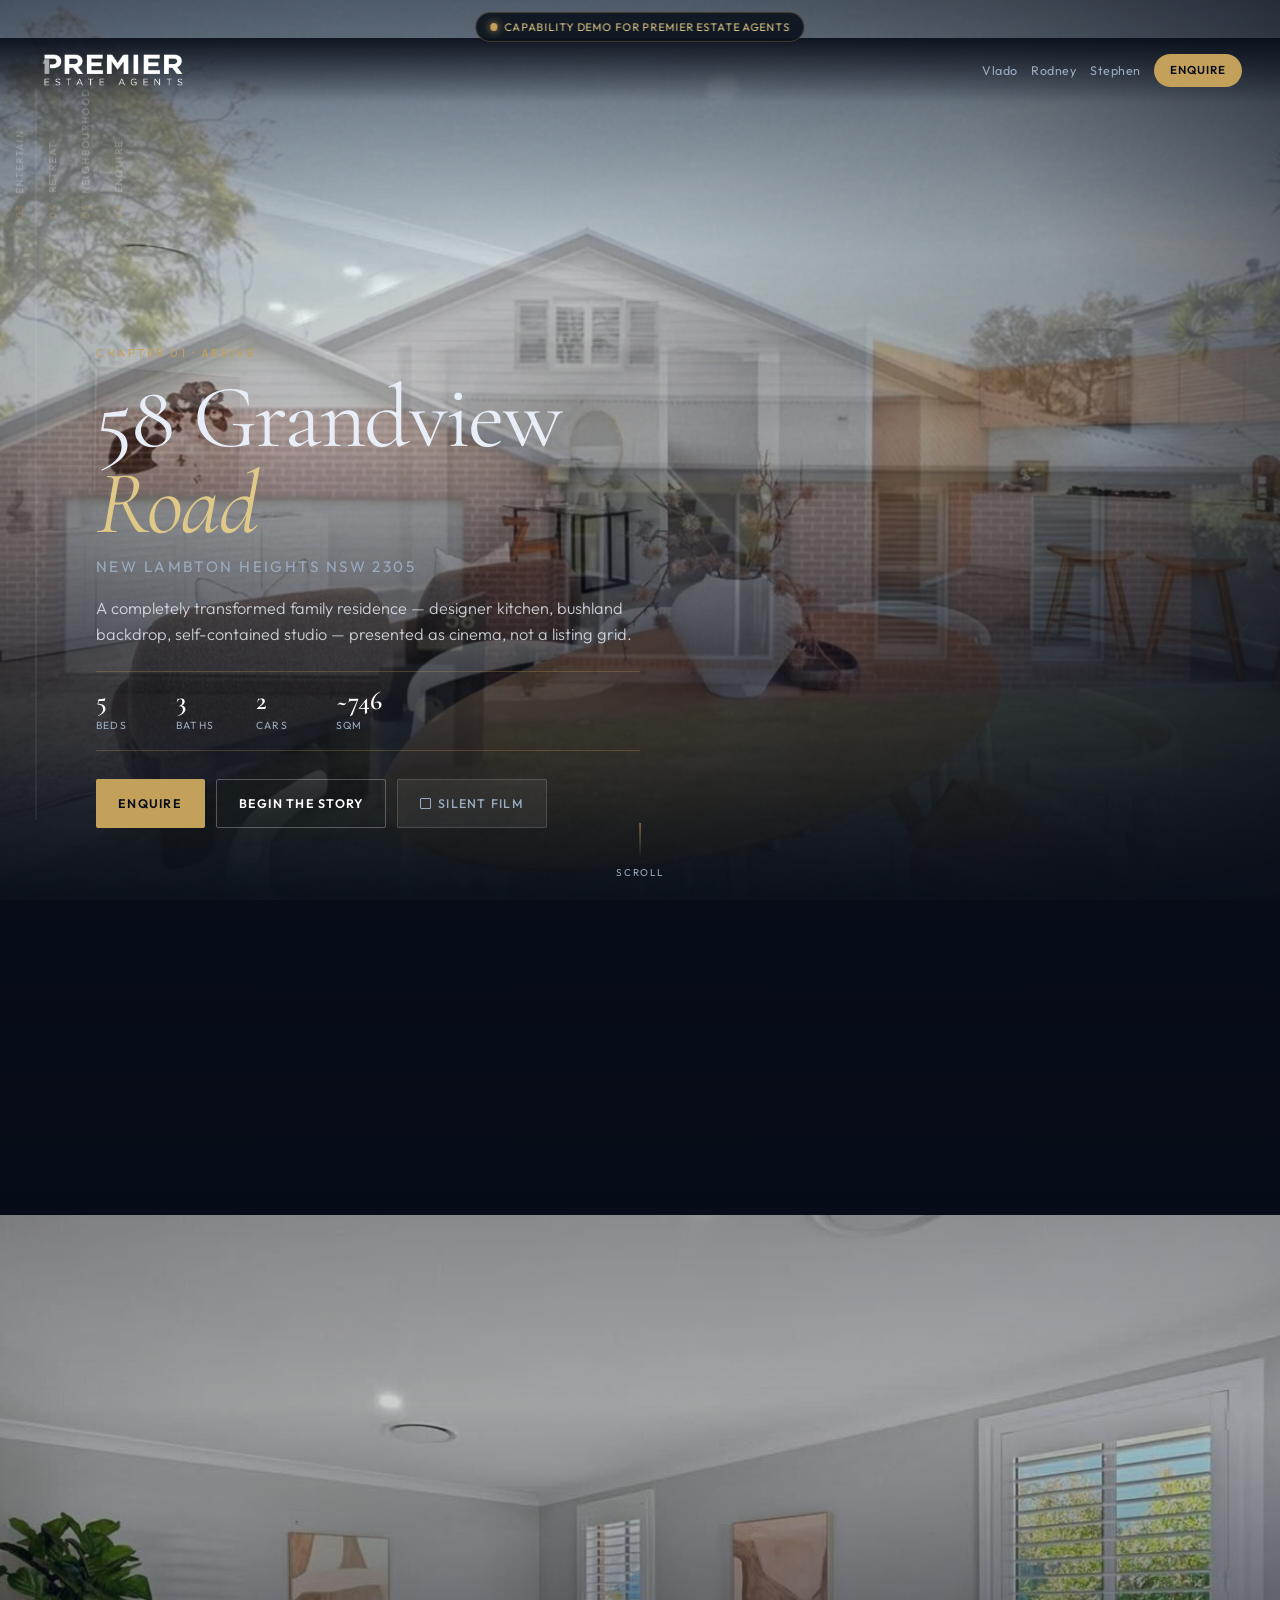
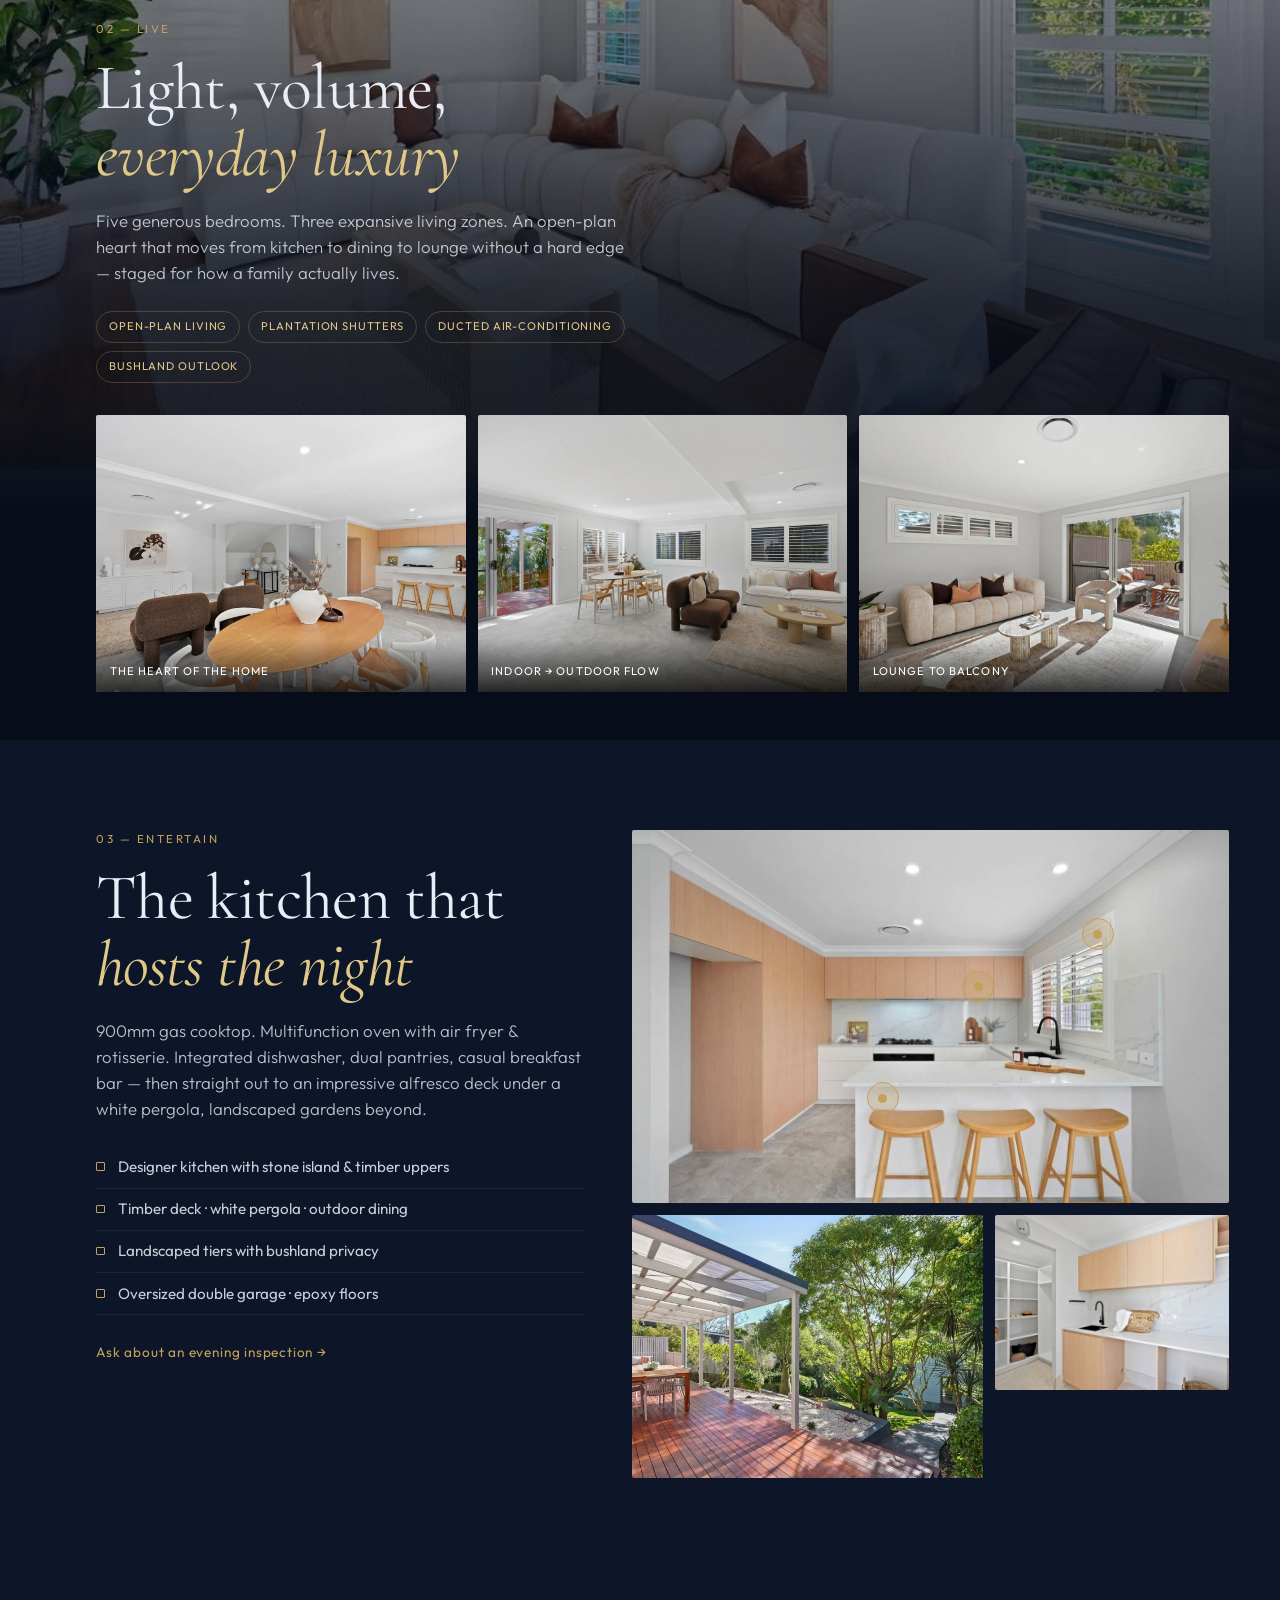
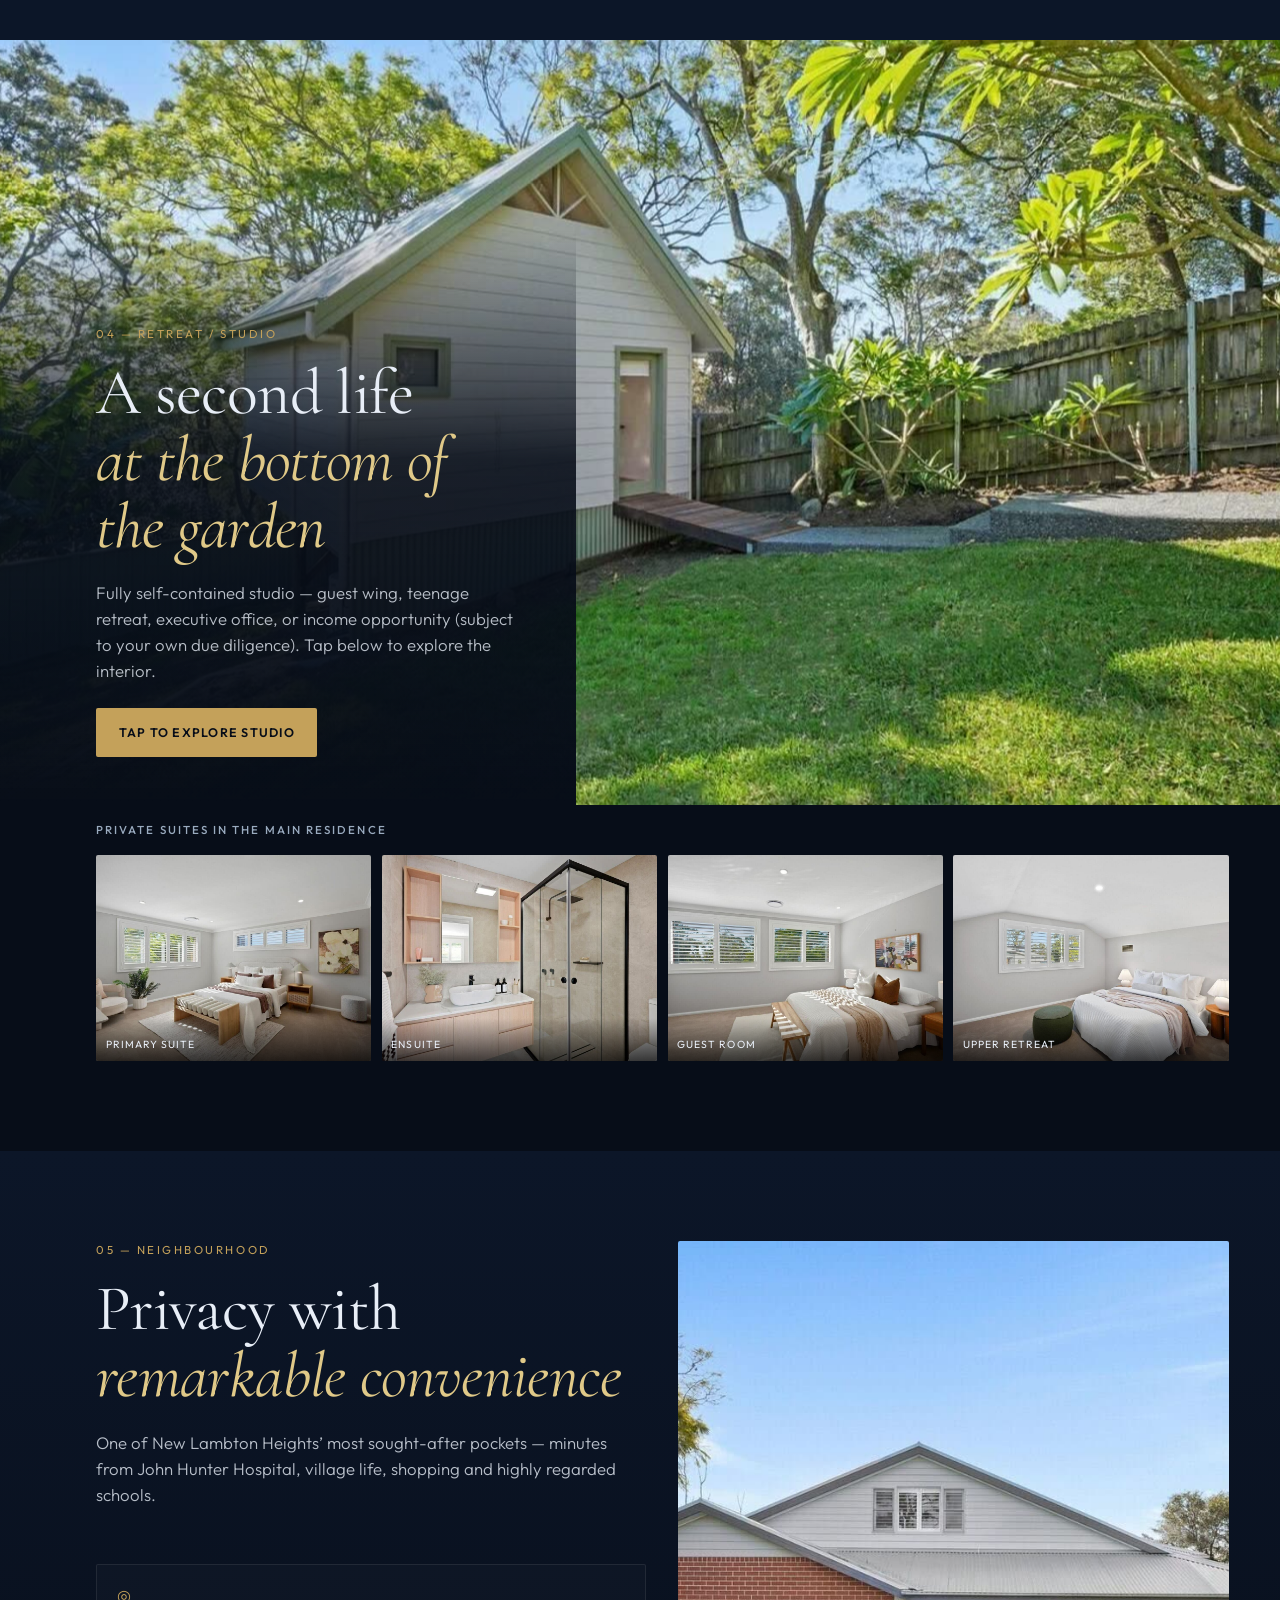
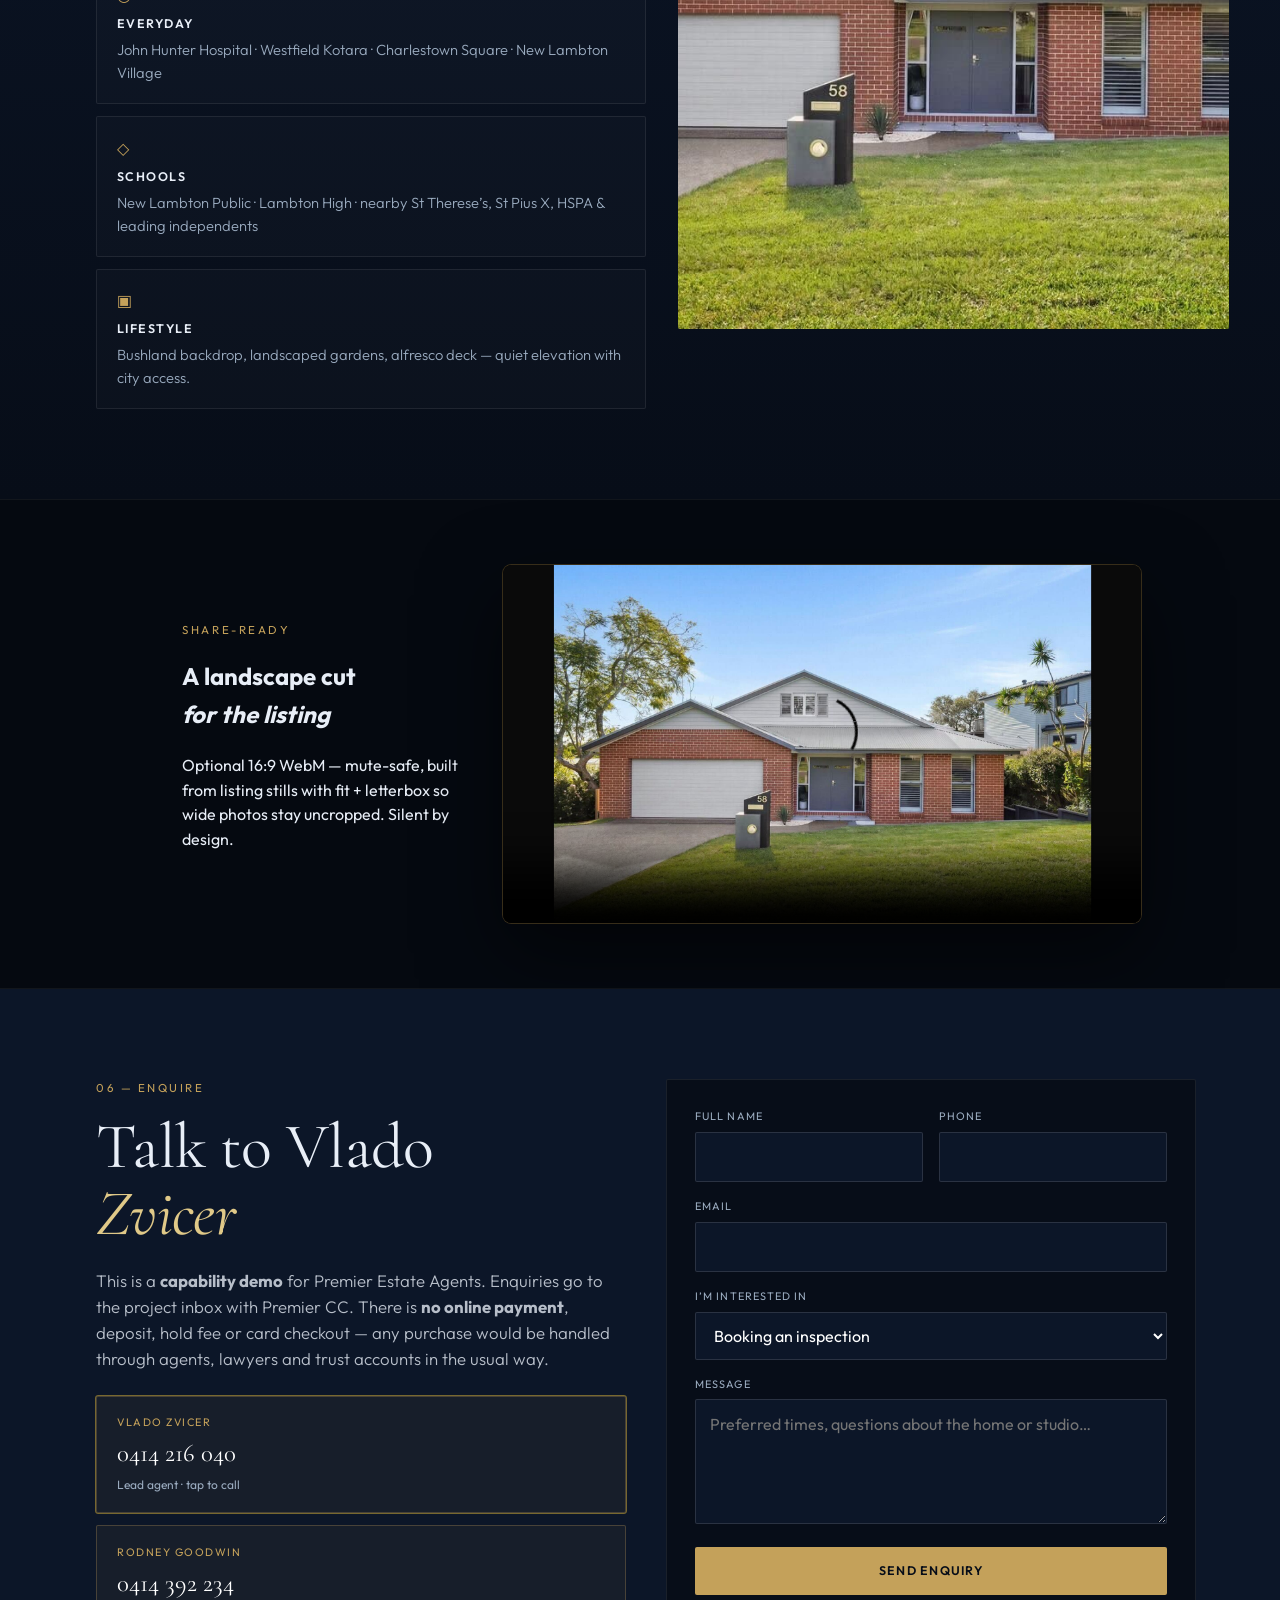
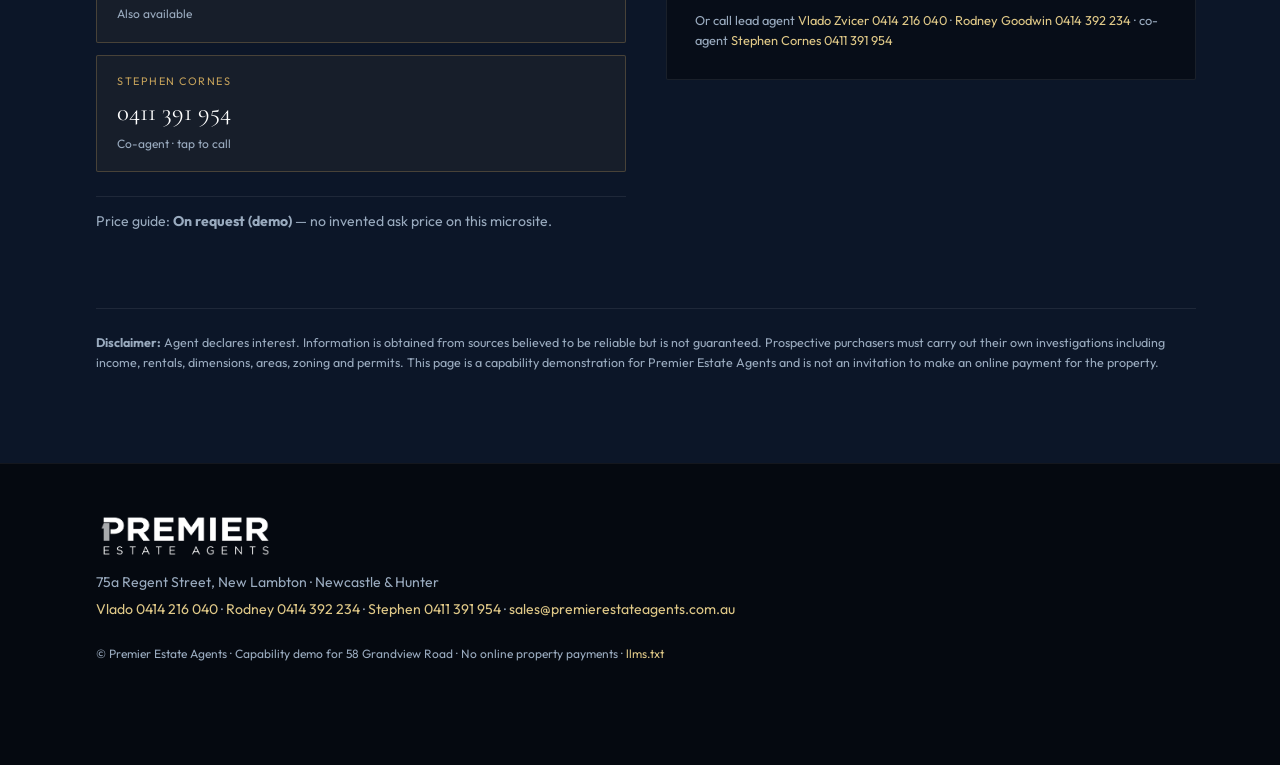
<file: index.html>
<!DOCTYPE html>
<html lang="en-AU">
<head>
  <meta charset="utf-8" />
  <meta name="viewport" content="width=device-width, initial-scale=1, viewport-fit=cover" />
  <title>58 Grandview Road, New Lambton Heights | Cinematic Listing Demo — Premier Estate Agents</title>
  <meta name="description" content="Cinematic microsite demo for 58 Grandview Road, New Lambton Heights NSW 2305 — 5 bed, 3 bath, 2 car, ~746sqm, self-contained studio. Lead agent Vlado Zvicer · Premier Estate Agents capability showcase." />
  <meta name="robots" content="index,follow,max-image-preview:large" />
  <meta name="theme-color" content="#070d18" />
  <link rel="canonical" href="https://damienmueller-cloud.github.io/58-grandview/" />
  <link rel="preload" as="image" href="images/hero-lcp.webp" type="image/webp" fetchpriority="high" />
  <link rel="preload" as="image" href="images/hero-lcp.jpg" type="image/jpeg" fetchpriority="high" />
  <link rel="icon" href="favicon.ico" sizes="any" />
  <link rel="icon" href="favicon.png" type="image/png" />
  <link rel="llms" href="llms.txt" type="text/plain" />
  <link rel="preconnect" href="https://fonts.googleapis.com" />
  <link rel="preconnect" href="https://fonts.gstatic.com" crossorigin />
  <link href="https://fonts.googleapis.com/css2?family=Cormorant+Garamond:ital,wght@0,400;0,600;1,400&family=Outfit:wght@300;400;500;600;700&display=swap" rel="stylesheet" />
  <link rel="stylesheet" href="styles.css" />

  <meta property="og:site_name" content="Premier Estate Agents — Demo" />
  <meta property="og:title" content="58 Grandview Road — A cinematic residence" />
  <meta property="og:description" content="Arrive · Live · Entertain · Retreat · Neighbourhood. Transformed family home with self-contained studio, New Lambton Heights. Capability demo for Premier Estate Agents." />
  <meta property="og:image" content="https://damienmueller-cloud.github.io/58-grandview/images/og-cover.jpg" />
  <meta property="og:image:width" content="1200" />
  <meta property="og:image:height" content="630" />
  <meta property="og:url" content="https://damienmueller-cloud.github.io/58-grandview/" />
  <meta property="og:type" content="website" />
  <meta property="og:locale" content="en_AU" />
  <meta name="twitter:card" content="summary_large_image" />
  <meta name="twitter:title" content="58 Grandview Road — Cinematic listing demo" />
  <meta name="twitter:description" content="5 bed · 3 bath · 2 car · ~746sqm · Self-contained studio. Premier Estate Agents capability showcase." />
  <meta name="twitter:image" content="https://damienmueller-cloud.github.io/58-grandview/images/og-cover.jpg" />

  <script type="application/ld+json">
  {
    "@context": "https://schema.org",
    "@graph": [
      {
        "@type": "Residence",
        "@id": "https://damienmueller-cloud.github.io/58-grandview/#residence",
        "name": "58 Grandview Road, New Lambton Heights",
        "description": "Completely transformed family residence with designer kitchen, alfresco entertaining deck, bushland backdrop and fully self-contained studio. Capability demonstration microsite — not a live online sale offer.",
        "address": {
          "@type": "PostalAddress",
          "streetAddress": "58 Grandview Road",
          "addressLocality": "New Lambton Heights",
          "addressRegion": "NSW",
          "postalCode": "2305",
          "addressCountry": "AU"
        },
        "geo": {
          "@type": "GeoCoordinates",
          "latitude": -32.9215,
          "longitude": 151.6935
        },
        "numberOfRooms": 5,
        "numberOfBathroomsTotal": 3,
        "floorSize": {
          "@type": "QuantitativeValue",
          "value": 746,
          "unitCode": "MTK",
          "unitText": "sqm (approx. land)"
        },
        "image": [
          "https://damienmueller-cloud.github.io/58-grandview/images/photo-01.jpg",
          "https://damienmueller-cloud.github.io/58-grandview/images/photo-02.jpg",
          "https://damienmueller-cloud.github.io/58-grandview/images/photo-07.jpg",
          "https://damienmueller-cloud.github.io/58-grandview/images/photo-15.jpg"
        ]
      },
      {
        "@type": "RealEstateListing",
        "@id": "https://damienmueller-cloud.github.io/58-grandview/#listing",
        "name": "58 Grandview Road — Premier Estate Agents (capability demo)",
        "url": "https://damienmueller-cloud.github.io/58-grandview/",
        "datePosted": "2026-09-19",
        "description": "Demo-honest RealEstateListing for Premier Estate Agents — lead agent Vlado Zvicer. Price guide on request. No online payment or deposit. Agent declares interest.",
        "about": { "@id": "https://damienmueller-cloud.github.io/58-grandview/#residence" },
        "image": "https://damienmueller-cloud.github.io/58-grandview/images/og-cover.jpg",
        "seller": {
          "@type": "RealEstateAgent",
          "name": "Premier Estate Agents",
          "telephone": "+61-414-216-040",
          "email": "sales@premierestateagents.com.au",
          "address": {
            "@type": "PostalAddress",
            "streetAddress": "75a Regent Street",
            "addressLocality": "New Lambton",
            "addressRegion": "NSW",
            "addressCountry": "AU"
          }
        }
      },
      {
        "@type": "WebPage",
        "@id": "https://damienmueller-cloud.github.io/58-grandview/#webpage",
        "url": "https://damienmueller-cloud.github.io/58-grandview/",
        "name": "58 Grandview Road cinematic microsite (demo)",
        "isPartOf": {
          "@type": "WebSite",
          "name": "58 Grandview — Premier demo",
          "url": "https://damienmueller-cloud.github.io/58-grandview/"
        },
        "primaryImageOfPage": {
          "@type": "ImageObject",
          "url": "https://damienmueller-cloud.github.io/58-grandview/images/og-cover.jpg"
        },
        "about": { "@id": "https://damienmueller-cloud.github.io/58-grandview/#residence" }
      }
    ]
  }
  </script>
</head>
<body>
  <a class="skip-link" href="#main">Skip to content</a>

  <div class="demo-badge" role="status">
    <span class="demo-badge__dot" aria-hidden="true"></span>
    Capability demo for Premier Estate Agents
  </div>

  <aside class="chapter-rail" aria-label="Chapter progress" hidden>
    <div class="chapter-rail__track" aria-hidden="true"><i id="rail-fill"></i></div>
    <nav class="chapter-rail__nav">
      <a href="#arrive" data-chapter="arrive"><span>01</span> Arrive</a>
      <a href="#live" data-chapter="live"><span>02</span> Live</a>
      <a href="#entertain" data-chapter="entertain"><span>03</span> Entertain</a>
      <a href="#retreat" data-chapter="retreat"><span>04</span> Retreat</a>
      <a href="#neighbourhood" data-chapter="neighbourhood"><span>05</span> Neighbourhood</a>
      <a href="#enquire" data-chapter="enquire"><span>06</span> Enquire</a>
    </nav>
  </aside>

  <header class="topbar" id="top">
    <a class="brand" href="#arrive" aria-label="Premier Estate Agents — home">
      <img class="brand__logo" src="images/premier-logo-primary.png" width="3509" height="946" alt="Premier Estate Agents" />
    </a>
    <div class="topbar__actions">
      <a class="ghost-link" href="tel:+61414216040">Vlado</a>
      <a class="ghost-link" href="tel:+61414392234">Rodney</a>
      <a class="ghost-link" href="tel:+61411391954">Stephen</a>
      <a class="pill-cta" href="#enquire">Enquire</a>
    </div>
  </header>

  <main id="main">
    <!-- FILM HERO -->
    <section class="film-hero" id="arrive" data-chapter="arrive" aria-label="Arrive — cinematic opening">
      <div class="film-stage" id="film-stage" aria-hidden="true">
        <picture class="film-lcp">
          <source srcset="images/hero-lcp.webp" type="image/webp" />
          <img
            src="images/hero-lcp.jpg"
            alt="Street frontage of 58 Grandview Road, New Lambton Heights"
            width="1600"
            height="1067"
            fetchpriority="high"
            decoding="async"
          />
        </picture>
        <div class="film-slide ken-b" data-bg="images/photo-02.jpg"></div>
        <div class="film-slide ken-c" data-bg="images/photo-07.jpg"></div>
        <div class="film-slide ken-a" data-bg="images/photo-03.jpg"></div>
        <div class="film-slide ken-b" data-bg="images/photo-15.jpg"></div>
        <video class="film-video" id="hero-video" muted playsinline loop preload="none" poster="images/hero-lcp.jpg">
          <source data-src="media/hero-reel-lite.webm" type="video/webm" />
        </video>
      </div>
      <div class="film-vignette" aria-hidden="true"></div>
      <div class="film-grain" aria-hidden="true"></div>

      <div class="film-copy">
        <p class="film-kicker kinetic" data-delay="0">Chapter 01 · Arrive</p>
        <h1 class="film-title kinetic" data-delay="120">
          <span class="line">58 Grandview</span>
          <span class="line italic">Road</span>
        </h1>
        <p class="film-sub kinetic" data-delay="280">New Lambton Heights NSW 2305</p>
        <p class="film-lede kinetic" data-delay="400"><span class="lede-full">A completely transformed family residence — designer kitchen, bushland backdrop, self-contained studio — presented as cinema, not a listing grid.</span><span class="lede-short">Transformed family home · designer kitchen · self-contained studio</span></p>
        <div class="film-specs kinetic" data-delay="520" aria-label="Key facts">
          <div><strong>5</strong><span>Beds</span></div>
          <div><strong>3</strong><span>Baths</span></div>
          <div><strong>2</strong><span>Cars</span></div>
          <div><strong>~746</strong><span>sqm</span></div>
        </div>
        <div class="film-actions kinetic" data-delay="640">
          <a class="btn btn-gold" href="#enquire">Enquire</a>
          <a class="btn btn-ghost desktop-only" href="#live">Begin the story</a>
          <button type="button" class="btn btn-mute desktop-only" id="unmute-btn" aria-pressed="false" title="Hero video is silent by design">
            <span class="mute-icon" aria-hidden="true"></span> Silent film
          </button>
        </div>
      </div>

      <div class="scroll-cue" aria-hidden="true"><span></span> Scroll</div>
    </section>

    <!-- LIVE -->
    <section class="chapter chapter--live" id="live" data-chapter="live">
      <div class="chapter__sticky-bg parallax" data-speed="0.25" style="background-image:url('images/photo-03.jpg')" role="img" aria-label="Living room with textured sectional and plantation shutters"></div>
      <div class="chapter__veil"></div>
      <div class="chapter__content">
        <p class="chapter__num">02 — Live</p>
        <h2 class="chapter__title">Light, volume,<br /><em>everyday luxury</em></h2>
        <p class="chapter__body">Five generous bedrooms. Three expansive living zones. An open-plan heart that moves from kitchen to dining to lounge without a hard edge — staged for how a family actually lives.</p>
        <ul class="chapter__chips">
          <li>Open-plan living</li>
          <li>Plantation shutters</li>
          <li>Ducted air-conditioning</li>
          <li>Bushland outlook</li>
        </ul>
      </div>
      <div class="chapter__strip" aria-label="Living spaces">
        <figure>
          <img src="images/photo-02.jpg" alt="Open-plan kitchen, dining and living at 58 Grandview Road" width="1200" height="800" loading="lazy" />
          <figcaption>The heart of the home</figcaption>
        </figure>
        <figure>
          <img src="images/photo-05.jpg" alt="Dining and living flowing to the timber deck" width="1200" height="800" loading="lazy" />
          <figcaption>Indoor → outdoor flow</figcaption>
        </figure>
        <figure>
          <img src="images/photo-06.jpg" alt="Living room opening to the alfresco balcony lounge" width="1200" height="800" loading="lazy" />
          <figcaption>Lounge to balcony</figcaption>
        </figure>
      </div>
    </section>

    <!-- ENTERTAIN -->
    <section class="chapter chapter--entertain" id="entertain" data-chapter="entertain">
      <div class="chapter__grid">
        <div class="chapter__copy-panel">
          <p class="chapter__num">03 — Entertain</p>
          <h2 class="chapter__title">The kitchen that<br /><em>hosts the night</em></h2>
          <p class="chapter__body">900mm gas cooktop. Multifunction oven with air fryer &amp; rotisserie. Integrated dishwasher, dual pantries, casual breakfast bar — then straight out to an impressive alfresco deck under a white pergola, landscaped gardens beyond.</p>
          <ul class="feature-ticks">
            <li>Designer kitchen with stone island &amp; timber uppers</li>
            <li>Timber deck · white pergola · outdoor dining</li>
            <li>Landscaped tiers with bushland privacy</li>
            <li>Oversized double garage · epoxy floors</li>
          </ul>
          <a class="text-link" href="#enquire">Ask about an evening inspection →</a>
        </div>
        <div class="chapter__media-stack">
          <div class="stack-hero hotspot-scene" id="kitchen-hotspots">
            <img src="images/photo-04.jpg" alt="Designer kitchen with stone breakfast bar and timber cabinetry" width="1200" height="800" loading="lazy" />
            <button type="button" class="hotspot" style="--x:58%;--y:42%" data-tip="900mm gas cooktop &amp; multifunction oven" aria-label="Kitchen appliances hotspot"><i></i></button>
            <button type="button" class="hotspot" style="--x:42%;--y:72%" data-tip="Casual breakfast bar · three stools" aria-label="Breakfast bar hotspot"><i></i></button>
            <button type="button" class="hotspot" style="--x:78%;--y:28%" data-tip="Dual pantry storage" aria-label="Pantry hotspot"><i></i></button>
          </div>
          <div class="stack-pair">
            <img src="images/photo-07.jpg" alt="Alfresco timber deck with white pergola overlooking landscaped garden and studio" width="1200" height="800" loading="lazy" />
            <img src="images/photo-08.jpg" alt="Butler pantry laundry with walk-in storage" width="1200" height="800" loading="lazy" />
          </div>
        </div>
      </div>
    </section>

    <!-- RETREAT / STUDIO -->
    <section class="chapter chapter--retreat" id="retreat" data-chapter="retreat">
      <div class="retreat-hero">
        <img class="retreat-hero__img parallax-img" data-speed="0.15" src="images/photo-15.jpg" alt="Self-contained garden studio nestled in bushland at the rear of 58 Grandview Road" width="1200" height="800" loading="lazy" />
        <div class="retreat-hero__copy">
          <p class="chapter__num">04 — Retreat / Studio</p>
          <h2 class="chapter__title">A second life<br /><em>at the bottom of the garden</em></h2>
          <p class="chapter__body">Fully self-contained studio — guest wing, teenage retreat, executive office, or income opportunity (subject to your own due diligence). Tap below to explore the interior.</p>
          <button type="button" class="btn btn-gold" id="explore-studio">Tap to explore studio</button>
        </div>
      </div>

      <div class="studio-explore" id="studio-explore" hidden>
        <div class="studio-explore__stage hotspot-scene">
          <img id="studio-main" src="images/photo-16.jpg" alt="Studio interior — kitchenette, dining and sleeping zone under vaulted timber ceiling" width="1200" height="800" />
          <button type="button" class="hotspot" style="--x:22%;--y:55%" data-tip="Kitchenette · marble splash · black tapware" data-swap="images/photo-16.jpg" aria-label="Kitchenette"><i></i></button>
          <button type="button" class="hotspot" style="--x:62%;--y:48%" data-tip="Sleeping zone · vaulted timber beams" data-swap="images/photo-17.jpg" aria-label="Sleeping zone"><i></i></button>
          <button type="button" class="hotspot" style="--x:78%;--y:35%" data-tip="Floor-to-ceiling bushland windows" data-swap="images/photo-17.jpg" aria-label="Windows"><i></i></button>
          <div class="studio-tip" id="studio-tip" role="status"></div>
        </div>
        <div class="studio-thumbs" role="tablist" aria-label="Studio views">
          <button type="button" class="is-active" data-src="images/photo-16.jpg" data-alt="Studio open-plan interior with kitchenette and bed" aria-label="Studio overview"><img src="images/photo-16.jpg" alt="" loading="lazy" /></button>
          <button type="button" data-src="images/photo-17.jpg" data-alt="Studio vaulted ceiling and bushland windows" aria-label="Vaulted view"><img src="images/photo-17.jpg" alt="" loading="lazy" /></button>
          <button type="button" data-src="images/photo-15.jpg" data-alt="Studio exterior among trees" aria-label="Exterior"><img src="images/photo-15.jpg" alt="" loading="lazy" /></button>
        </div>
      </div>

      <div class="retreat-suite">
        <h3 class="retreat-suite__label">Private suites in the main residence</h3>
        <div class="retreat-suite__grid">
          <figure><img src="images/photo-09.jpg" alt="Master bedroom with cane bedside tables and plantation shutters" width="1200" height="800" loading="lazy" /><figcaption>Primary suite</figcaption></figure>
          <figure><img src="images/photo-10.jpg" alt="Ensuite bathroom with timber vanity, vessel sink and black-framed shower" width="1200" height="800" loading="lazy" /><figcaption>Ensuite</figcaption></figure>
          <figure><img src="images/photo-11.jpg" alt="Guest bedroom with plantation shutters and timber nightstands" width="1200" height="800" loading="lazy" /><figcaption>Guest room</figcaption></figure>
          <figure><img src="images/photo-14.jpg" alt="Upper bedroom with vaulted ceiling and olive ottoman" width="1200" height="800" loading="lazy" /><figcaption>Upper retreat</figcaption></figure>
        </div>
      </div>
    </section>

    <!-- NEIGHBOURHOOD -->
    <section class="chapter chapter--hood" id="neighbourhood" data-chapter="neighbourhood">
      <div class="hood-layout">
        <div class="hood-copy">
          <p class="chapter__num">05 — Neighbourhood</p>
          <h2 class="chapter__title">Privacy with<br /><em>remarkable convenience</em></h2>
          <p class="chapter__body">One of New Lambton Heights’ most sought-after pockets — minutes from John Hunter Hospital, village life, shopping and highly regarded schools.</p>
        </div>
        <div class="hood-cards">
          <article class="hood-card">
            <span class="hood-card__icon" aria-hidden="true">◎</span>
            <h3>Everyday</h3>
            <p>John Hunter Hospital · Westfield Kotara · Charlestown Square · New Lambton Village</p>
          </article>
          <article class="hood-card">
            <span class="hood-card__icon" aria-hidden="true">◇</span>
            <h3>Schools</h3>
            <p>New Lambton Public · Lambton High · nearby St Therese’s, St Pius X, HSPA &amp; leading independents</p>
          </article>
          <article class="hood-card">
            <span class="hood-card__icon" aria-hidden="true">▣</span>
            <h3>Lifestyle</h3>
            <p>Bushland backdrop, landscaped gardens, alfresco deck — quiet elevation with city access.</p>
          </article>
        </div>
        <figure class="hood-still">
          <img src="images/photo-01.jpg" alt="Street frontage of 58 Grandview Road with gold number pillar" width="1200" height="800" loading="lazy" />
        </figure>
      </div>
    </section>

    <!-- SHARE REEL -->
    <section class="reel-band" aria-label="Shareable landscape reel">
      <div class="reel-band__inner">
        <div class="reel-band__copy">
          <p class="chapter__num">Share-ready</p>
          <h2>A landscape cut<br /><em>for the listing</em></h2>
          <p>Optional 16:9 WebM — mute-safe, built from listing stills with fit + letterbox so wide photos stay uncropped. Silent by design.</p>
        </div>
        <div class="reel-frame">
          <video class="reel-video" muted playsinline loop preload="none" poster="media/share-reel-poster.jpg" controls>
            <source src="media/share-reel-16x9.webm" type="video/webm" />
          </video>
        </div>
      </div>
    </section>

    <!-- ENQUIRE -->
    <section class="chapter chapter--enquire" id="enquire" data-chapter="enquire">
      <div class="enquire-wrap">
        <div class="enquire-intro">
          <p class="chapter__num">06 — Enquire</p>
          <h2 class="chapter__title">Talk to Vlado<br /><em>Zvicer</em></h2>
          <p class="chapter__body">This is a <strong>capability demo</strong> for Premier Estate Agents. Enquiries go to the project inbox with Premier CC. There is <strong>no online payment</strong>, deposit, hold fee or card checkout — any purchase would be handled through agents, lawyers and trust accounts in the usual way.</p>
          <div class="call-tiles">
            <a class="call-tile call-tile--hero" href="tel:+61414216040">
              <span class="call-tile__who">Vlado Zvicer</span>
              <span class="call-tile__num">0414 216 040</span>
              <span class="call-tile__hint">Lead agent · tap to call</span>
            </a>
            <a class="call-tile" href="tel:+61414392234">
              <span class="call-tile__who">Rodney Goodwin</span>
              <span class="call-tile__num">0414 392 234</span>
              <span class="call-tile__hint">Also available</span>
            </a>
            <a class="call-tile" href="tel:+61411391954">
              <span class="call-tile__who">Stephen Cornes</span>
              <span class="call-tile__num">0411 391 954</span>
              <span class="call-tile__hint">Co-agent · tap to call</span>
            </a>
          </div>
          <p class="price-note">Price guide: <strong>On request (demo)</strong> — no invented ask price on this microsite.</p>
        </div>

        <div class="form-card">
          <form action="https://formsubmit.co/damienmueller@gmail.com" method="POST">
            <input type="hidden" name="_subject" value="Inspection / enquiry — 58 Grandview Road (demo microsite)" />
            <input type="hidden" name="_cc" value="rodney@premierestateagents.com.au,sales@premierestateagents.com.au,stephen@premierestateagents.com.au" />
            <input type="hidden" name="_next" value="https://58grandview.com.au/thank-you.html" />
            <input type="hidden" name="_captcha" value="false" />
            <input type="hidden" name="_template" value="table" />
            <input type="text" name="_honey" style="display:none" tabindex="-1" autocomplete="off" aria-hidden="true" />

            <div class="form-row two">
              <div>
                <label for="name">Full name</label>
                <input id="name" name="name" type="text" required autocomplete="name" />
              </div>
              <div>
                <label for="phone">Phone</label>
                <input id="phone" name="phone" type="tel" required autocomplete="tel" />
              </div>
            </div>
            <div class="form-row">
              <label for="email">Email</label>
              <input id="email" name="email" type="email" required autocomplete="email" />
            </div>
            <div class="form-row">
              <label for="interest">I’m interested in</label>
              <select id="interest" name="interest">
                <option>Booking an inspection</option>
                <option>Price guide / further details</option>
                <option>General enquiry</option>
                <option>Seeing a microsite like this for my listing</option>
              </select>
            </div>
            <div class="form-row">
              <label for="message">Message</label>
              <textarea id="message" name="message" rows="4" placeholder="Preferred times, questions about the home or studio…"></textarea>
            </div>
            <button class="btn btn-gold btn-block" type="submit">Send enquiry</button>
            <p class="form-note">Or call lead agent <a href="tel:+61414216040">Vlado Zvicer 0414 216 040</a> · <a href="tel:+61414392234">Rodney Goodwin 0414 392 234</a> · co-agent <a href="tel:+61411391954">Stephen Cornes 0411 391 954</a></p>
          </form>
        </div>
      </div>

      <p class="disclaimer">
        <strong>Disclaimer:</strong> Agent declares interest. Information is obtained from sources believed to be reliable but is not guaranteed.
        Prospective purchasers must carry out their own investigations including income, rentals, dimensions, areas, zoning and permits.
        This page is a capability demonstration for Premier Estate Agents and is not an invitation to make an online payment for the property.
      </p>
    </section>
  </main>

  <footer class="site-footer">
    <div class="footer-inner">
      <div>
        <div class="footer-brand">
          <img class="footer-brand__logo" src="images/premier-logo-primary.png" width="3509" height="946" alt="Premier Estate Agents" />
        </div>
        <p>75a Regent Street, New Lambton · Newcastle &amp; Hunter</p>
        <p><a href="tel:+61414216040">Vlado 0414 216 040</a> · <a href="tel:+61414392234">Rodney 0414 392 234</a> · <a href="tel:+61411391954">Stephen 0411 391 954</a> · <a href="mailto:sales@premierestateagents.com.au">sales@premierestateagents.com.au</a></p>
      </div>
      <p class="footer-meta">© Premier Estate Agents · Capability demo for 58 Grandview Road · No online property payments · <a href="llms.txt">llms.txt</a></p>
    </div>
  </footer>

  <nav class="mobile-cta" aria-label="Quick contact">
    <a href="tel:+61414216040">Vlado<small>0414 216 040</small></a>
    <a href="tel:+61414392234">Rodney<small>0414 392 234</small></a>
    <a href="tel:+61411391954">Stephen<small>0411 391 954</small></a>
    <a class="primary" href="#enquire">Enquire<small>Book inspection</small></a>
  </nav>

  <div class="tip-bubble" id="tip-bubble" role="tooltip" hidden></div>

  <script src="main.js" defer></script>
</body>
</html>
</file>
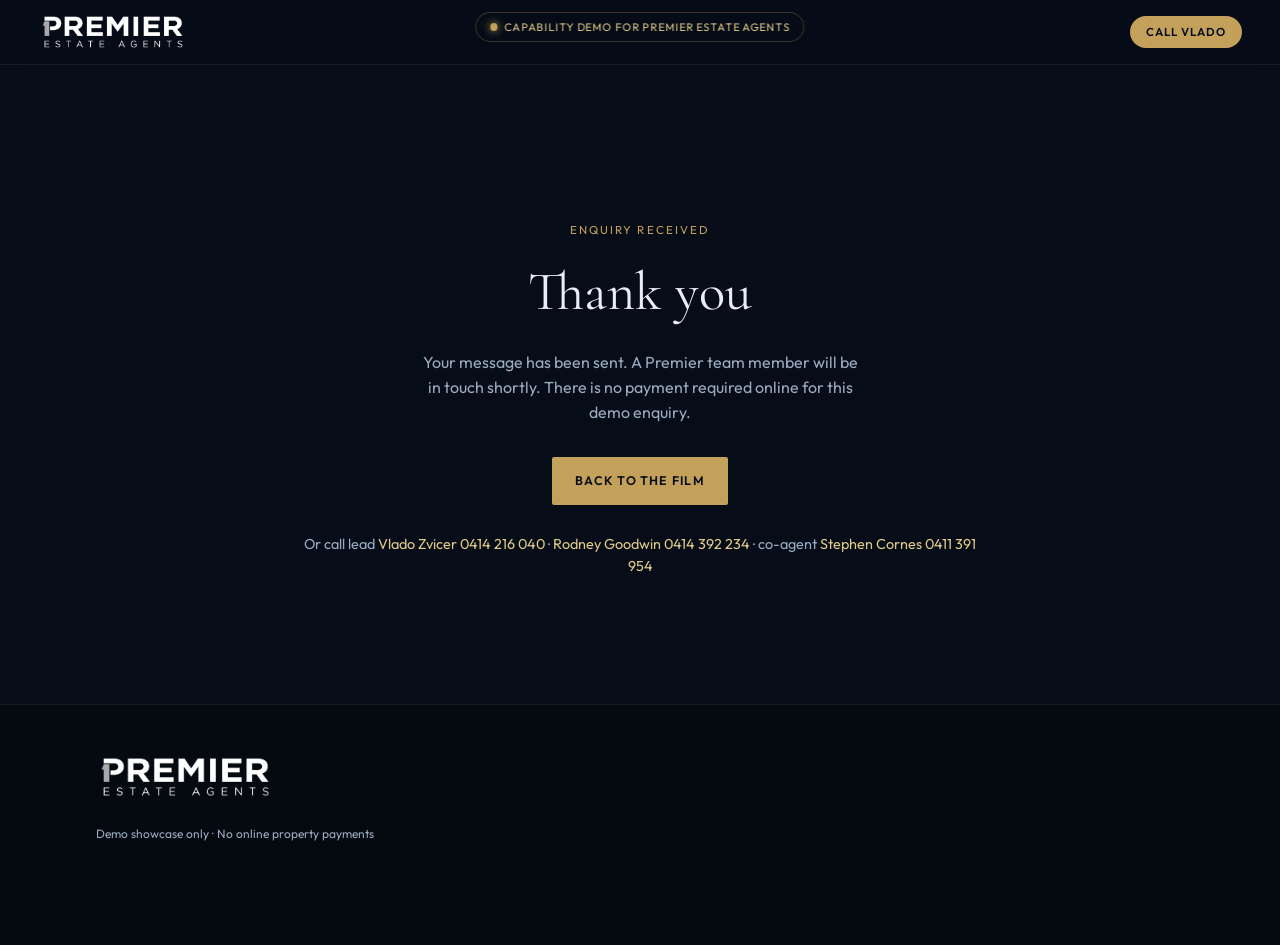
<file: thank-you.html>
<!DOCTYPE html>
<html lang="en-AU">
<head>
  <meta charset="utf-8" />
  <meta name="viewport" content="width=device-width, initial-scale=1" />
  <title>Thank you — 58 Grandview Road (Demo) | Premier Estate Agents</title>
  <meta name="robots" content="noindex,nofollow" />
  <meta name="theme-color" content="#070d18" />
  <link rel="icon" href="favicon.ico" sizes="any" />
  <link rel="icon" href="favicon.png" type="image/png" />
  <link href="https://fonts.googleapis.com/css2?family=Cormorant+Garamond:ital,wght@0,400;0,600;1,400&family=Outfit:wght@300;400;600&display=swap" rel="stylesheet" />
  <link rel="stylesheet" href="styles.css" />
</head>
<body>
  <div class="demo-badge" role="status">
    <span class="demo-badge__dot" aria-hidden="true"></span>
    Capability demo for Premier Estate Agents
  </div>
  <header class="topbar is-solid" style="position:relative;top:0">
    <a class="brand" href="./" aria-label="Premier Estate Agents — home">
      <img class="brand__logo" src="images/premier-logo-primary.png" width="3509" height="946" alt="Premier Estate Agents" />
    </a>
    <div class="topbar__actions">
      <a class="pill-cta" href="tel:+61414216040">Call Vlado</a>
    </div>
  </header>
  <main class="section" id="main">
    <div class="container" style="text-align:center;padding:5rem 0 3rem;">
      <p class="eyebrow">Enquiry received</p>
      <h1 style="font-family:var(--serif);font-weight:400;font-size:clamp(2.2rem,5vw,3.4rem);margin:.5rem 0 1rem;">Thank you</h1>
      <p style="color:var(--muted);max-width:28rem;margin:0 auto 2rem;">Your message has been sent. A Premier team member will be in touch shortly. There is no payment required online for this demo enquiry.</p>
      <p>
        <a class="btn btn-gold" href="./">Back to the film</a>
      </p>
      <p style="margin-top:1.75rem;color:var(--muted);font-size:.9rem;">
        Or call lead <a href="tel:+61414216040">Vlado Zvicer 0414 216 040</a> ·
        <a href="tel:+61414392234">Rodney Goodwin 0414 392 234</a> ·
        co-agent <a href="tel:+61411391954">Stephen Cornes 0411 391 954</a>
      </p>
    </div>
  </main>
  <footer class="site-footer">
    <div class="footer-inner">
      <div class="footer-brand">
        <img class="footer-brand__logo" src="images/premier-logo-primary.png" width="3509" height="946" alt="Premier Estate Agents" />
      </div>
      <p class="footer-meta">Demo showcase only · No online property payments</p>
    </div>
  </footer>
</body>
</html>
</file>
<file: styles.css>
/* 58 Grandview — cinematic dark luxury (Premier-adjacent, not Domain clone) */
:root {
  --navy: #070d18;
  --navy-2: #0c1628;
  --navy-3: #132038;
  --ink: #e8eef7;
  --muted: #9aabbf;
  --gold: #c4a15a;
  --gold-2: #e0c988;
  --line: rgba(196, 161, 90, 0.28);
  --glass: rgba(7, 13, 24, 0.72);
  --serif: "Cormorant Garamond", Georgia, "Times New Roman", serif;
  --sans: "Outfit", system-ui, -apple-system, sans-serif;
  --ease: cubic-bezier(0.22, 1, 0.36, 1);
  --rail-w: 4.5rem;
}

*, *::before, *::after { box-sizing: border-box; }
html { scroll-behavior: smooth; }
@media (prefers-reduced-motion: reduce) {
  html { scroll-behavior: auto; }
  .film-slide, .ken-a, .ken-b, .ken-c, .kinetic, .parallax, .parallax-img { animation: none !important; transform: none !important; }
}

body {
  margin: 0;
  font-family: var(--sans);
  font-weight: 400;
  color: var(--ink);
  background: var(--navy);
  line-height: 1.55;
  -webkit-font-smoothing: antialiased;
  overflow-x: hidden;
}

img { max-width: 100%; height: auto; display: block; }
a { color: var(--gold-2); text-decoration: none; }
a:hover { color: #fff; }
button { font: inherit; cursor: pointer; }

.skip-link {
  position: absolute; left: -999px; top: 0; z-index: 9999;
  background: var(--gold); color: var(--navy); padding: .6rem 1rem;
}
.skip-link:focus { left: 0; }

/* Demo badge — small honest */
.demo-badge {
  position: fixed; top: .75rem; left: 50%; transform: translateX(-50%);
  z-index: 80; display: inline-flex; align-items: center; gap: .45rem;
  padding: .35rem .85rem; border-radius: 999px;
  background: rgba(7,13,24,.85); border: 1px solid var(--line);
  color: var(--gold-2); font-size: .68rem; letter-spacing: .08em;
  text-transform: uppercase; backdrop-filter: blur(10px);
  white-space: nowrap; max-width: calc(100vw - 2rem);
}
.demo-badge__dot {
  width: .45rem; height: .45rem; border-radius: 50%;
  background: var(--gold); box-shadow: 0 0 8px var(--gold);
}

/* Chapter rail */
.chapter-rail {
  position: fixed; left: 0; top: 0; bottom: 0; width: var(--rail-w);
  z-index: 60; display: flex; flex-direction: column; align-items: center;
  padding: 5.5rem 0 5rem; pointer-events: none;
}
.chapter-rail[hidden] { display: none; }
.chapter-rail__track {
  position: absolute; left: 50%; top: 5.5rem; bottom: 5rem;
  width: 1px; background: rgba(255,255,255,.12); transform: translateX(-50%);
}
.chapter-rail__track i {
  display: block; width: 100%; height: 0%; background: linear-gradient(180deg, var(--gold), var(--gold-2));
  transition: height .2s linear;
}
.chapter-rail__nav {
  position: relative; z-index: 1; display: flex; flex-direction: column;
  gap: 1.1rem; pointer-events: auto; writing-mode: vertical-rl;
  transform: rotate(180deg); font-size: .62rem; letter-spacing: .14em;
  text-transform: uppercase;
}
.chapter-rail__nav a {
  color: rgba(232,238,247,.35); transition: color .25s;
}
.chapter-rail__nav a span { color: var(--gold); opacity: .5; margin-inline-end: .4rem; }
.chapter-rail__nav a.is-active,
.chapter-rail__nav a:hover { color: #fff; }
.chapter-rail__nav a.is-active span { opacity: 1; }

@media (max-width: 900px) {
  .chapter-rail { display: none !important; }
}

/* Top bar */
.topbar {
  position: fixed; top: 2.4rem; left: 0; right: 0; z-index: 70;
  display: flex; align-items: center; justify-content: space-between;
  padding: .75rem clamp(1rem, 3vw, 2.5rem);
  background: linear-gradient(180deg, rgba(7,13,24,.9), transparent);
  transition: background .3s, backdrop-filter .3s;
}
.topbar.is-solid {
  background: rgba(7,13,24,.92); backdrop-filter: blur(12px);
  border-bottom: 1px solid rgba(255,255,255,.06);
}
.brand {
  display: flex; align-items: center; color: #fff;
  flex-shrink: 1; min-width: 0; max-width: min(220px, 52vw);
}
.brand__logo {
  display: block;
  height: 40px;
  width: auto;
  max-width: 100%;
  object-fit: contain;
  object-position: left center;
}
.topbar__actions { display: flex; align-items: center; gap: .85rem; }
.ghost-link {
  color: var(--muted); font-size: .78rem; letter-spacing: .04em;
  display: none;
}
@media (min-width: 700px) { .ghost-link { display: inline; } }
.pill-cta {
  display: inline-flex; align-items: center; padding: .45rem 1rem;
  border-radius: 999px; background: var(--gold); color: var(--navy) !important;
  font-size: .72rem; font-weight: 600; letter-spacing: .08em; text-transform: uppercase;
}
.pill-cta:hover { background: var(--gold-2); color: var(--navy) !important; }

/* Film hero */
.film-hero {
  position: relative; min-height: 100svh; display: flex; align-items: flex-end;
  padding: 0 clamp(1.25rem, 4vw, 4rem) 4.5rem;
  overflow: hidden;
}
@media (min-width: 901px) {
  .film-hero { padding-left: calc(var(--rail-w) + 1.5rem); }
}


/* LCP hero image — first paint, no CSS-bg carousel cost */
.film-lcp {
  position: absolute; inset: 0; z-index: 1; margin: 0;
}
.film-lcp img {
  width: 100%; height: 100%;
  object-fit: cover;
  object-position: center 28%;
  display: block;
}
.film-slide[data-bg] { background-image: none; }

.film-stage {
  position: absolute; inset: 0; background: #000;
}
.film-slide {
  position: absolute; inset: -4%;
  background-size: cover; background-position: center 35%;
  opacity: 0; transition: opacity 1.8s var(--ease);
  transform: translateZ(0);
  backface-visibility: hidden;
}
.film-slide.is-active { opacity: 1; z-index: 1; }
/* Calm Ken Burns — small scale, no %-translates (those jitter on mobile GPUs) */
.ken-a { animation: kenA 22s linear infinite alternate; }
.ken-b { animation: kenB 26s linear infinite alternate; }
.ken-c { animation: kenC 24s linear infinite alternate; }
@keyframes kenA {
  from { transform: translate3d(0,0,0) scale(1.02); }
  to { transform: translate3d(0,0,0) scale(1.06); }
}
@keyframes kenB {
  from { transform: translate3d(0,0,0) scale(1.05); }
  to { transform: translate3d(0,0,0) scale(1.02); }
}
@keyframes kenC {
  from { transform: translate3d(0,0,0) scale(1.03); }
  to { transform: translate3d(0,0,0) scale(1.07); }
}

.film-video {
  position: absolute; inset: 0; width: 100%; height: 100%;
  object-fit: cover; opacity: 0; z-index: 2;
  transition: opacity .8s; pointer-events: none;
}
.film-video.is-on { opacity: .35; }

/* Phones: static LCP hero only — no Ken Burns / no film overlay (shaky) */
@media (max-width: 768px) {
  .film-slide, .ken-a, .ken-b, .ken-c {
    animation: none !important;
    transform: none !important;
    opacity: 0 !important;
  }
  .film-lcp { opacity: 1 !important; z-index: 2; }
  .film-video, .film-video.is-on { display: none !important; }
}

.film-vignette {
  position: absolute; inset: 0; z-index: 3; pointer-events: none;
  background:
    radial-gradient(ellipse at 30% 40%, transparent 0%, rgba(7,13,24,.35) 55%, rgba(7,13,24,.92) 100%),
    linear-gradient(180deg, rgba(7,13,24,.45) 0%, transparent 28%, transparent 48%, rgba(7,13,24,.95) 100%);
}
.film-grain {
  position: absolute; inset: 0; z-index: 4; pointer-events: none; opacity: .07;
  background-image: url("data:image/svg+xml,%3Csvg viewBox='0 0 200 200' xmlns='http://www.w3.org/2000/svg'%3E%3Cfilter id='n'%3E%3CfeTurbulence type='fractalNoise' baseFrequency='0.85' numOctaves='4' stitchTiles='stitch'/%3E%3C/filter%3E%3Crect width='100%25' height='100%25' filter='url(%23n)'/%3E%3C/svg%3E");
  mix-blend-mode: overlay;
}

.film-copy {
  position: relative; z-index: 5; max-width: 42rem;
  padding-bottom: env(safe-area-inset-bottom);
}
.film-kicker {
  font-size: .72rem; letter-spacing: .22em; text-transform: uppercase;
  color: var(--gold); margin: 0 0 .85rem;
}
.film-title {
  font-family: var(--serif); font-weight: 400; font-size: clamp(3rem, 9vw, 5.6rem);
  line-height: .95; margin: 0 0 .6rem; letter-spacing: -.02em;
}
.film-title .line { display: block; }
.film-title .italic { font-style: italic; color: var(--gold-2); }
.film-sub {
  font-size: .95rem; letter-spacing: .16em; text-transform: uppercase;
  color: var(--muted); margin: 0 0 1.1rem;
}
.film-lede {
  max-width: 34rem; color: rgba(232,238,247,.82); margin: 0 0 1.5rem;
  font-size: 1.02rem; font-weight: 300;
}
.film-specs {
  display: flex; flex-wrap: wrap; gap: .75rem 1.5rem; margin: 0 0 1.75rem;
  padding: 1rem 0; border-top: 1px solid var(--line); border-bottom: 1px solid var(--line);
}
.film-specs div { display: flex; flex-direction: column; min-width: 3.5rem; }
.film-specs strong {
  font-family: var(--serif); font-size: 1.65rem; font-weight: 600; color: #fff; line-height: 1;
}
.film-specs span {
  font-size: .65rem; letter-spacing: .12em; text-transform: uppercase; color: var(--muted); margin-top: .25rem;
}
.film-actions { display: flex; flex-wrap: wrap; gap: .7rem; align-items: center; }

.kinetic {
  opacity: 0; transform: translateY(1.2rem);
  animation: rise .9s var(--ease) forwards;
  animation-delay: calc(var(--d, 0) * 1ms);
}
@keyframes rise {
  to { opacity: 1; transform: translateY(0); }
}

.scroll-cue {
  position: absolute; bottom: 1.25rem; left: 50%; transform: translateX(-50%);
  z-index: 5; display: flex; flex-direction: column; align-items: center; gap: .4rem;
  font-size: .62rem; letter-spacing: .2em; text-transform: uppercase; color: var(--muted);
}
.scroll-cue span {
  width: 1px; height: 2.2rem; background: linear-gradient(180deg, var(--gold), transparent);
  animation: pulse 1.8s ease-in-out infinite;
}
@keyframes pulse { 0%,100% { opacity: .3; } 50% { opacity: 1; } }

/* Buttons */
.btn {
  display: inline-flex; align-items: center; justify-content: center; gap: .45rem;
  padding: .85rem 1.35rem; border-radius: 2px; border: 1px solid transparent;
  font-size: .78rem; font-weight: 600; letter-spacing: .1em; text-transform: uppercase;
  transition: background .2s, color .2s, border-color .2s, transform .2s;
}
.btn-gold { background: var(--gold); color: var(--navy) !important; }
.btn-gold:hover { background: var(--gold-2); color: var(--navy) !important; transform: translateY(-1px); }
.btn-ghost {
  background: transparent; border-color: rgba(255,255,255,.28); color: #fff !important;
}
.btn-ghost:hover { border-color: var(--gold); color: var(--gold-2) !important; }
.btn-mute {
  background: rgba(255,255,255,.06); border-color: rgba(255,255,255,.15); color: var(--muted) !important;
  font-weight: 500;
}
.btn-mute.is-live { color: var(--gold-2) !important; border-color: var(--gold); }
.mute-icon {
  width: .7rem; height: .7rem; border: 1.5px solid currentColor; border-radius: 1px;
  position: relative;
}
.btn-block { width: 100%; }

/* Chapters */
.chapter {
  position: relative; min-height: 100svh;
  padding: clamp(4rem, 10vh, 7rem) clamp(1.25rem, 4vw, 4rem);
}
@media (min-width: 901px) {
  .chapter { padding-left: calc(var(--rail-w) + 1.5rem); }
}

.chapter__num {
  font-size: .72rem; letter-spacing: .22em; text-transform: uppercase;
  color: var(--gold); margin: 0 0 1rem;
}
.chapter__title {
  font-family: var(--serif); font-weight: 400;
  font-size: clamp(2.4rem, 6vw, 4rem); line-height: 1.05;
  margin: 0 0 1.25rem; letter-spacing: -.01em;
}
.chapter__title em { font-style: italic; color: var(--gold-2); }
.chapter__body {
  max-width: 36rem; color: rgba(232,238,247,.78); font-weight: 300;
  font-size: 1.05rem; margin: 0 0 1.5rem;
}

/* Live chapter — sticky parallax */
.chapter--live {
  display: flex; flex-direction: column; justify-content: flex-end;
  min-height: 160vh; padding-bottom: 0;
}
.chapter__sticky-bg {
  position: sticky; top: 0; height: 100svh; margin: 0 calc(-1 * clamp(1.25rem, 4vw, 4rem));
  background-size: cover; background-position: center;
  z-index: 0;
}
@media (min-width: 901px) {
  .chapter__sticky-bg { margin-left: calc(-1 * (var(--rail-w) + 1.5rem)); }
}
.chapter__veil {
  position: absolute; inset: 0; z-index: 1; pointer-events: none;
  background: linear-gradient(180deg, rgba(7,13,24,.55) 0%, rgba(7,13,24,.2) 35%, rgba(7,13,24,.85) 70%, var(--navy) 100%);
}
.chapter__content {
  position: relative; z-index: 2; margin-top: -55vh; padding-bottom: 2rem;
  max-width: 34rem;
}
.chapter__chips {
  list-style: none; padding: 0; margin: 0; display: flex; flex-wrap: wrap; gap: .5rem;
}
.chapter__chips li {
  padding: .4rem .75rem; border: 1px solid var(--line); border-radius: 999px;
  font-size: .7rem; letter-spacing: .08em; text-transform: uppercase; color: var(--gold-2);
}
.chapter__strip {
  position: relative; z-index: 2; display: grid;
  grid-template-columns: repeat(3, 1fr); gap: .75rem;
  margin: 0 calc(-1 * clamp(1.25rem, 4vw, 4rem)) 0;
  padding: 0 clamp(1.25rem, 4vw, 4rem) 3rem;
  background: linear-gradient(180deg, transparent, var(--navy) 30%);
}
@media (min-width: 901px) {
  .chapter__strip { margin-left: calc(-1 * (var(--rail-w) + 1.5rem)); padding-left: calc(var(--rail-w) + 1.5rem); }
}
@media (max-width: 700px) {
  .chapter__strip { grid-template-columns: 1fr; }
}
.chapter__strip figure {
  margin: 0; position: relative; overflow: hidden; border-radius: 2px;
  aspect-ratio: 4/3; background: var(--navy-2);
}
.chapter__strip img {
  width: 100%; height: 100%; object-fit: cover;
  transition: transform 1.2s var(--ease);
}
.chapter__strip figure:hover img { transform: scale(1.06); }
.chapter__strip figcaption {
  position: absolute; left: 0; right: 0; bottom: 0;
  padding: 1.5rem .85rem .7rem;
  background: linear-gradient(transparent, rgba(0,0,0,.75));
  font-size: .7rem; letter-spacing: .1em; text-transform: uppercase; color: #fff;
}

/* Entertain */
.chapter--entertain { background: var(--navy-2); }
.chapter__grid {
  display: grid; gap: 2.5rem; align-items: start;
}
@media (min-width: 960px) {
  .chapter__grid { grid-template-columns: 0.9fr 1.1fr; gap: 3rem; }
}
.feature-ticks {
  list-style: none; padding: 0; margin: 0 0 1.5rem;
}
.feature-ticks li {
  position: relative; padding: .55rem 0 .55rem 1.4rem;
  border-bottom: 1px solid rgba(255,255,255,.06);
  color: rgba(232,238,247,.85); font-size: .95rem;
}
.feature-ticks li::before {
  content: ""; position: absolute; left: 0; top: 1rem;
  width: .55rem; height: .55rem; border: 1px solid var(--gold); border-radius: 1px;
}
.text-link {
  font-size: .85rem; letter-spacing: .06em; color: var(--gold);
  border-bottom: 1px solid transparent;
}
.text-link:hover { border-color: var(--gold); color: var(--gold-2); }

.chapter__media-stack { display: flex; flex-direction: column; gap: .75rem; }
.stack-hero {
  position: relative; overflow: hidden; border-radius: 2px;
  aspect-ratio: 16/10; background: #000;
}
.stack-hero img { width: 100%; height: 100%; object-fit: cover; }
.stack-pair {
  display: grid; grid-template-columns: 1.2fr .8fr; gap: .75rem;
}
.stack-pair img {
  width: 100%; aspect-ratio: 4/3; object-fit: cover; border-radius: 2px;
}

/* Hotspots */
.hotspot-scene { position: relative; }
.hotspot {
  position: absolute; left: var(--x); top: var(--y);
  transform: translate(-50%, -50%);
  width: 2rem; height: 2rem; border: 0; border-radius: 50%;
  background: transparent; padding: 0; z-index: 3;
}
.hotspot i {
  display: block; width: 100%; height: 100%; border-radius: 50%;
  background: rgba(196,161,90,.25); border: 1.5px solid var(--gold);
  box-shadow: 0 0 0 0 rgba(196,161,90,.45);
  animation: ping 2.2s ease-out infinite;
  position: relative;
}
.hotspot i::after {
  content: ""; position: absolute; inset: 35%; border-radius: 50%; background: var(--gold);
}
@keyframes ping {
  0% { box-shadow: 0 0 0 0 rgba(196,161,90,.5); }
  70% { box-shadow: 0 0 0 12px rgba(196,161,90,0); }
  100% { box-shadow: 0 0 0 0 rgba(196,161,90,0); }
}
.tip-bubble {
  position: fixed; z-index: 100; max-width: 16rem;
  padding: .65rem .85rem; border-radius: 2px;
  background: rgba(7,13,24,.95); border: 1px solid var(--line);
  color: #fff; font-size: .8rem; pointer-events: none;
  box-shadow: 0 12px 40px rgba(0,0,0,.45);
}
.tip-bubble[hidden] { display: none; }

/* Retreat */
.chapter--retreat { background: var(--navy); padding-top: 0; }
.retreat-hero {
  position: relative; min-height: 85svh; display: flex; align-items: flex-end;
  margin: 0 calc(-1 * clamp(1.25rem, 4vw, 4rem));
  overflow: hidden;
}
@media (min-width: 901px) {
  .retreat-hero { margin-left: calc(-1 * (var(--rail-w) + 1.5rem)); }
}
.retreat-hero__img {
  position: absolute; inset: 0; width: 100%; height: 110%; object-fit: cover;
  will-change: transform;
}
.retreat-hero__copy {
  position: relative; z-index: 2; max-width: 36rem;
  padding: 6rem clamp(1.25rem, 4vw, 4rem) 3rem;
  background: linear-gradient(180deg, transparent, rgba(7,13,24,.88) 40%, var(--navy));
}
@media (min-width: 901px) {
  .retreat-hero__copy { padding-left: calc(var(--rail-w) + 1.5rem); }
}

.studio-explore {
  margin: 0 0 3rem; padding: 1.5rem;
  border: 1px solid var(--line); border-radius: 2px;
  background: var(--navy-2);
}
.studio-explore[hidden] { display: none; }
.studio-explore.is-open { display: block; animation: rise .6s var(--ease); }
.studio-explore__stage {
  position: relative; aspect-ratio: 16/10; overflow: hidden; border-radius: 2px;
  background: #000; margin-bottom: .85rem;
}
.studio-explore__stage img { width: 100%; height: 100%; object-fit: cover; }
.studio-tip {
  position: absolute; left: 1rem; bottom: 1rem; right: 1rem;
  padding: .65rem .9rem; background: rgba(7,13,24,.88); border: 1px solid var(--line);
  font-size: .82rem; color: var(--gold-2); opacity: 0; transition: opacity .25s;
  pointer-events: none;
}
.studio-tip.is-on { opacity: 1; }
.studio-thumbs { display: flex; gap: .5rem; }
.studio-thumbs button {
  flex: 1; padding: 0; border: 2px solid transparent; border-radius: 2px;
  overflow: hidden; background: none; opacity: .55; transition: opacity .2s, border-color .2s;
}
.studio-thumbs button.is-active,
.studio-thumbs button:hover { opacity: 1; border-color: var(--gold); }
.studio-thumbs img { width: 100%; aspect-ratio: 4/3; object-fit: cover; }

.retreat-suite { margin-top: 1rem; }
.retreat-suite__label {
  font-size: .72rem; letter-spacing: .18em; text-transform: uppercase;
  color: var(--muted); font-weight: 500; margin: 0 0 1rem;
}
.retreat-suite__grid {
  display: grid; grid-template-columns: repeat(4, 1fr); gap: .65rem;
}
@media (max-width: 800px) {
  .retreat-suite__grid { grid-template-columns: repeat(2, 1fr); }
}
.retreat-suite__grid figure { margin: 0; overflow: hidden; border-radius: 2px; position: relative; }
.retreat-suite__grid img { width: 100%; aspect-ratio: 4/3; object-fit: cover; }
.retreat-suite__grid figcaption {
  position: absolute; inset: auto 0 0; padding: 1.2rem .6rem .5rem;
  background: linear-gradient(transparent, rgba(0,0,0,.7));
  font-size: .65rem; letter-spacing: .1em; text-transform: uppercase;
}

/* Neighbourhood */
.chapter--hood { background: linear-gradient(180deg, var(--navy-2), var(--navy)); }
.hood-layout {
  display: grid; gap: 2rem;
}
@media (min-width: 900px) {
  .hood-layout {
    grid-template-columns: 1fr 1fr;
    grid-template-areas: "copy still" "cards still";
    align-items: start;
  }
  .hood-copy { grid-area: copy; }
  .hood-cards { grid-area: cards; }
  .hood-still { grid-area: still; }
}
.hood-cards { display: flex; flex-direction: column; gap: .75rem; }
.hood-card {
  padding: 1.15rem 1.25rem; border: 1px solid rgba(255,255,255,.08);
  background: rgba(255,255,255,.02); border-radius: 2px;
}
.hood-card__icon { color: var(--gold); font-size: 1rem; display: block; margin-bottom: .4rem; }
.hood-card h3 {
  margin: 0 0 .35rem; font-size: .78rem; letter-spacing: .12em;
  text-transform: uppercase; font-weight: 600;
}
.hood-card p { margin: 0; color: var(--muted); font-size: .92rem; font-weight: 300; }
.hood-still { margin: 0; overflow: hidden; border-radius: 2px; }
.hood-still img { width: 100%; aspect-ratio: 4/5; object-fit: cover; }

/* Reel band */
.reel-band {
  padding: 4rem clamp(1.25rem, 4vw, 4rem);
  background: #050910;
  border-top: 1px solid rgba(255,255,255,.05);
  border-bottom: 1px solid rgba(255,255,255,.05);
}
@media (min-width: 901px) {
  .reel-band { padding-left: calc(var(--rail-w) + 1.5rem); }
}
.reel-band__inner {
  display: grid; gap: 2rem; align-items: center;
  max-width: 960px; margin: 0 auto;
}
@media (min-width: 720px) {
  .reel-band__inner { grid-template-columns: 1fr auto; }
}
.reel-frame {
  width: min(640px, 92vw); margin: 0 auto;
  border-radius: 0.6rem; overflow: hidden;
  border: 1px solid var(--line);
  box-shadow: 0 30px 80px rgba(0,0,0,.55);
  background: #000; aspect-ratio: 16/9;
}
.reel-video { width: 100%; height: 100%; object-fit: contain; display: block; background: #0a0a0a; }

/* Enquire */
.chapter--enquire { background: var(--navy-2); }
.enquire-wrap {
  display: grid; gap: 2.5rem; max-width: 1100px;
}
@media (min-width: 900px) {
  .enquire-wrap { grid-template-columns: 1fr 1fr; align-items: start; }
}
.call-tiles { display: grid; gap: .75rem; margin: 1.5rem 0; }
.call-tile {
  display: flex; flex-direction: column; gap: .2rem;
  padding: 1.1rem 1.25rem; border: 1px solid var(--line); border-radius: 2px;
  background: rgba(196,161,90,.06); color: #fff !important;
  transition: border-color .2s, background .2s;
}
.call-tile:hover { border-color: var(--gold); background: rgba(196,161,90,.12); }
.call-tile__who { font-size: .68rem; letter-spacing: .14em; text-transform: uppercase; color: var(--gold); }
.call-tile__num { font-family: var(--serif); font-size: 1.55rem; }
.call-tile__hint { font-size: .75rem; color: var(--muted); }
.price-note {
  font-size: .88rem; color: var(--muted); padding: .85rem 0;
  border-top: 1px solid rgba(255,255,255,.08);
}

.form-card {
  padding: 1.75rem; background: var(--navy); border: 1px solid rgba(255,255,255,.08);
  border-radius: 2px;
}
.form-row { margin-bottom: 1rem; }
.form-row.two {
  display: grid; gap: 1rem;
}
@media (min-width: 520px) { .form-row.two { grid-template-columns: 1fr 1fr; } }
label {
  display: block; font-size: .68rem; letter-spacing: .1em; text-transform: uppercase;
  color: var(--muted); margin-bottom: .4rem;
}
input, select, textarea {
  width: 100%; padding: .75rem .85rem; border-radius: 2px;
  border: 1px solid rgba(255,255,255,.12); background: var(--navy-2);
  color: #fff; font: inherit;
}
input:focus, select:focus, textarea:focus {
  outline: none; border-color: var(--gold);
}
.form-note { margin: 1rem 0 0; font-size: .8rem; color: var(--muted); }
.disclaimer {
  max-width: 1100px; margin: 3rem 0 0; padding-top: 1.5rem;
  border-top: 1px solid rgba(255,255,255,.08);
  font-size: .78rem; color: var(--muted); line-height: 1.6;
}

/* Footer */
.site-footer {
  padding: 3rem clamp(1.25rem, 4vw, 4rem) 6rem;
  background: #050910; border-top: 1px solid rgba(255,255,255,.06);
}
@media (min-width: 901px) {
  .site-footer { padding-left: calc(var(--rail-w) + 1.5rem); }
}
.footer-inner { max-width: 1100px; }
.footer-brand {
  margin-bottom: .75rem;
}
.footer-brand__logo {
  display: block;
  height: 48px;
  width: auto;
  max-width: min(280px, 70vw);
  object-fit: contain;
  object-position: left center;
}
.site-footer p { margin: .35rem 0; color: var(--muted); font-size: .88rem; }
.footer-meta { margin-top: 1.5rem !important; font-size: .75rem !important; }

/* Mobile CTA */
.mobile-cta {
  position: fixed; left: 0; right: 0; bottom: 0; z-index: 75;
  display: grid; grid-template-columns: 1fr 1fr 1fr 1.15fr;
  background: rgba(7,13,24,.96); border-top: 1px solid var(--line);
  backdrop-filter: blur(12px);
  padding-bottom: env(safe-area-inset-bottom);
}
.mobile-cta a {
  display: flex; flex-direction: column; align-items: center; justify-content: center;
  padding: .55rem .25rem; color: #fff; font-size: .65rem; font-weight: 600;
  letter-spacing: .04em; border-right: 1px solid rgba(255,255,255,.06);
}
.mobile-cta a:last-child { border-right: 0; }
.mobile-cta a small {
  font-size: .58rem; font-weight: 400; color: var(--muted);
  letter-spacing: 0; margin-top: .15rem;
}
.mobile-cta a.primary { background: var(--gold); color: var(--navy); }
.mobile-cta a.primary small { color: rgba(7,13,24,.7); }
@media (min-width: 901px) {
  .mobile-cta { display: none; }
}

/* Thank-you page reuse helpers */
.section { padding: 4rem 1.25rem; }
.container { max-width: 42rem; margin: 0 auto; }
.eyebrow { font-size: .72rem; letter-spacing: .18em; text-transform: uppercase; color: var(--gold); }

/* ===== Mobile-first hero fix (Damien WEB_STANDARDS 2026-09-19) ===== */
.lede-short { display: none; }
.lede-full { display: inline; }

@media (max-width: 900px) {
  .demo-badge { font-size: .62rem; padding: .35rem .7rem; }
  .topbar { top: 2.1rem; padding: .55rem .85rem; gap: .5rem; }
  .topbar__actions .ghost-link { display: none; }
  .brand__logo { height: 32px; }

  .film-hero {
    min-height: 72svh;
    max-height: 78svh;
    align-items: flex-end;
    padding: 0 1.1rem calc(4.75rem + env(safe-area-inset-bottom));
  }
  .film-slide {
    inset: 0;
    background-size: cover !important;
    background-position: center 28% !important;
  }
  .film-video {
    object-fit: cover;
    object-position: center 28%;
  }
  .film-vignette {
    background:
      linear-gradient(180deg, rgba(7,13,24,.5) 0%, transparent 32%, transparent 42%, rgba(7,13,24,.88) 100%);
  }
  .film-title { font-size: clamp(2.35rem, 11vw, 3.1rem); }
  .film-lede { margin-bottom: .85rem; font-size: .92rem; }
  .lede-full { display: none; }
  .lede-short { display: inline; }
  .film-specs {
    gap: .5rem 1rem; margin: 0 0 1rem; padding: .7rem 0;
  }
  .film-specs strong { font-size: 1.35rem; }
  .film-actions { gap: .55rem; }
  .desktop-only { display: none !important; }
  .scroll-cue { display: none; }

  /* Sticky bar: calls live here — don’t duplicate over hero */
  .mobile-cta {
    grid-template-columns: 1fr 1fr 1.2fr;
  }
  .mobile-cta a {
    min-height: 48px;
    padding: .7rem .35rem;
  }

  /* Chapter sticky photos also cover properly */
  .chapter__sticky-bg {
    background-size: cover !important;
    background-position: center 30% !important;
  }
  .chapter { padding-bottom: calc(5rem + env(safe-area-inset-bottom)); }
}

@media (max-width: 420px) {
  .film-hero {
    min-height: 68svh;
    max-height: 72svh;
  }
  .film-sub { font-size: .78rem; letter-spacing: .1em; }
}


.call-tile--hero {
  outline: 1px solid rgba(212,175,55,.45);
  box-shadow: 0 0 0 1px rgba(212,175,55,.15);
}
</file>
